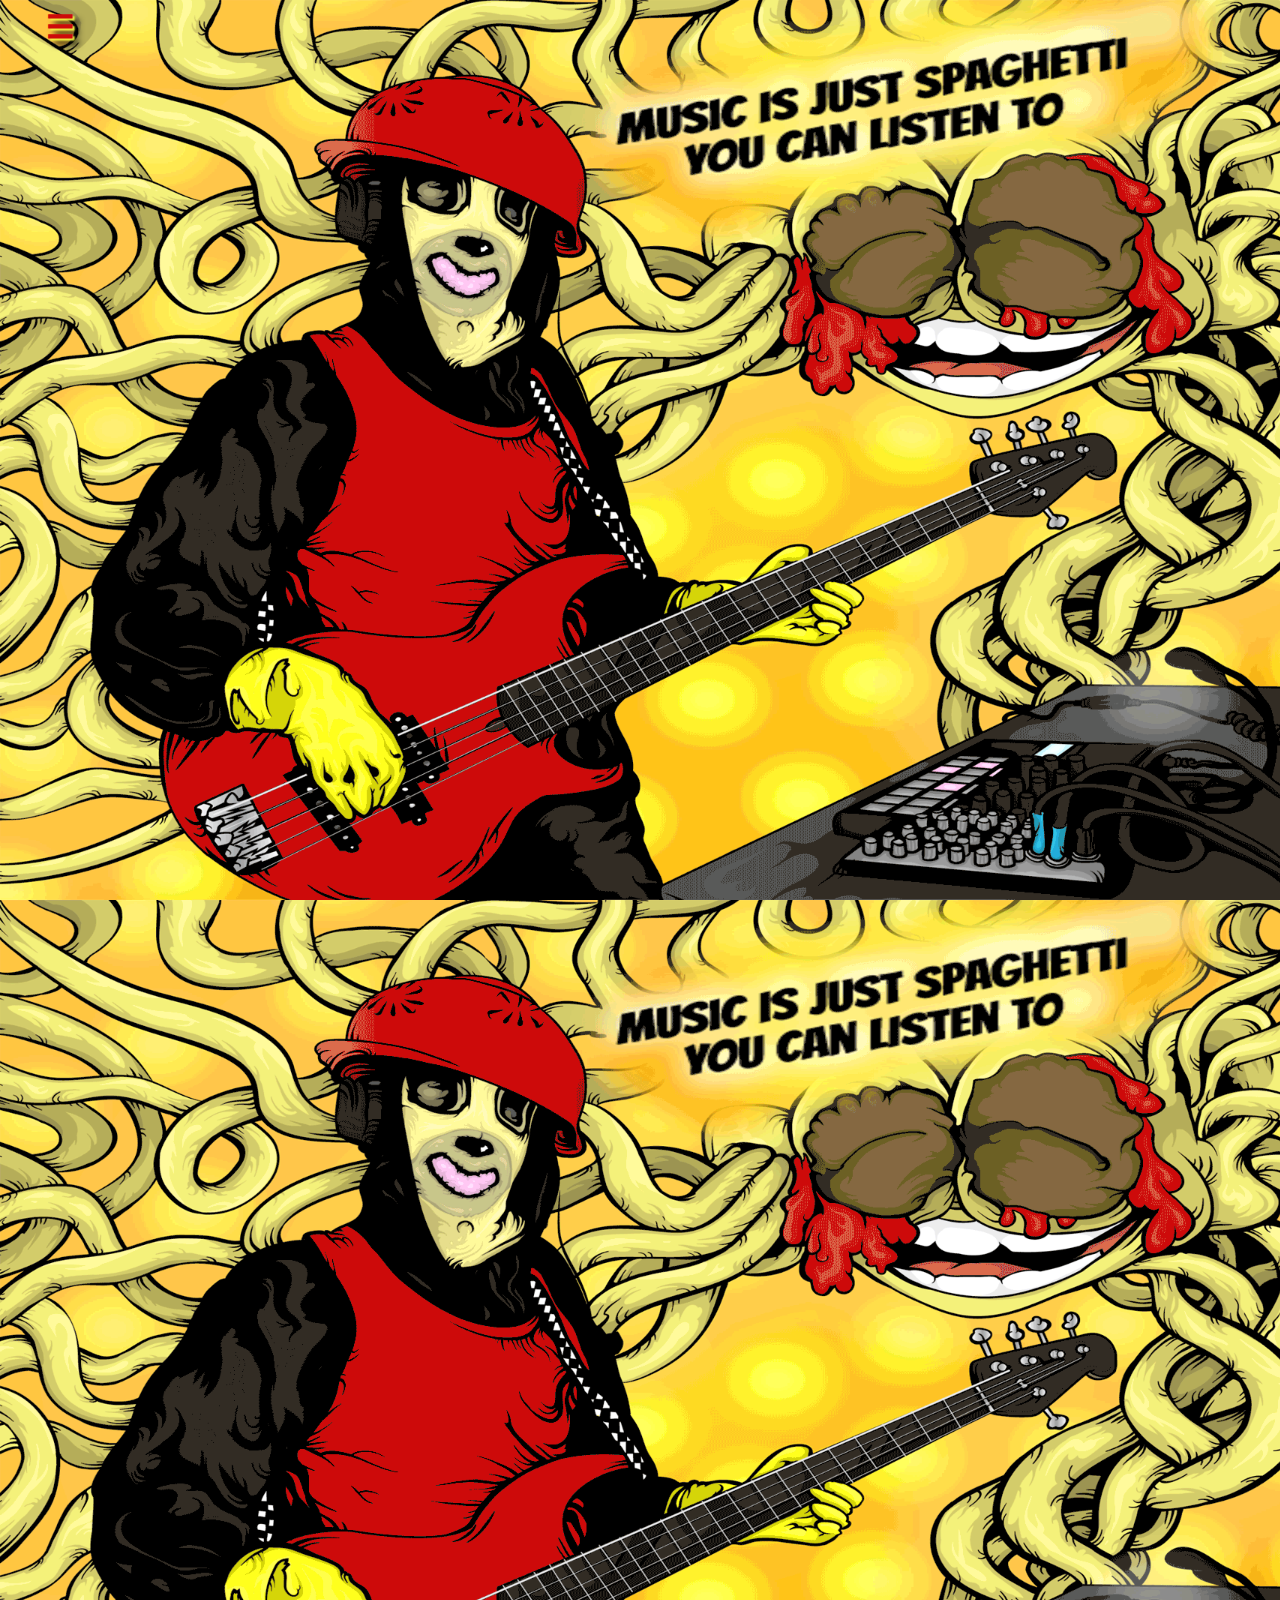
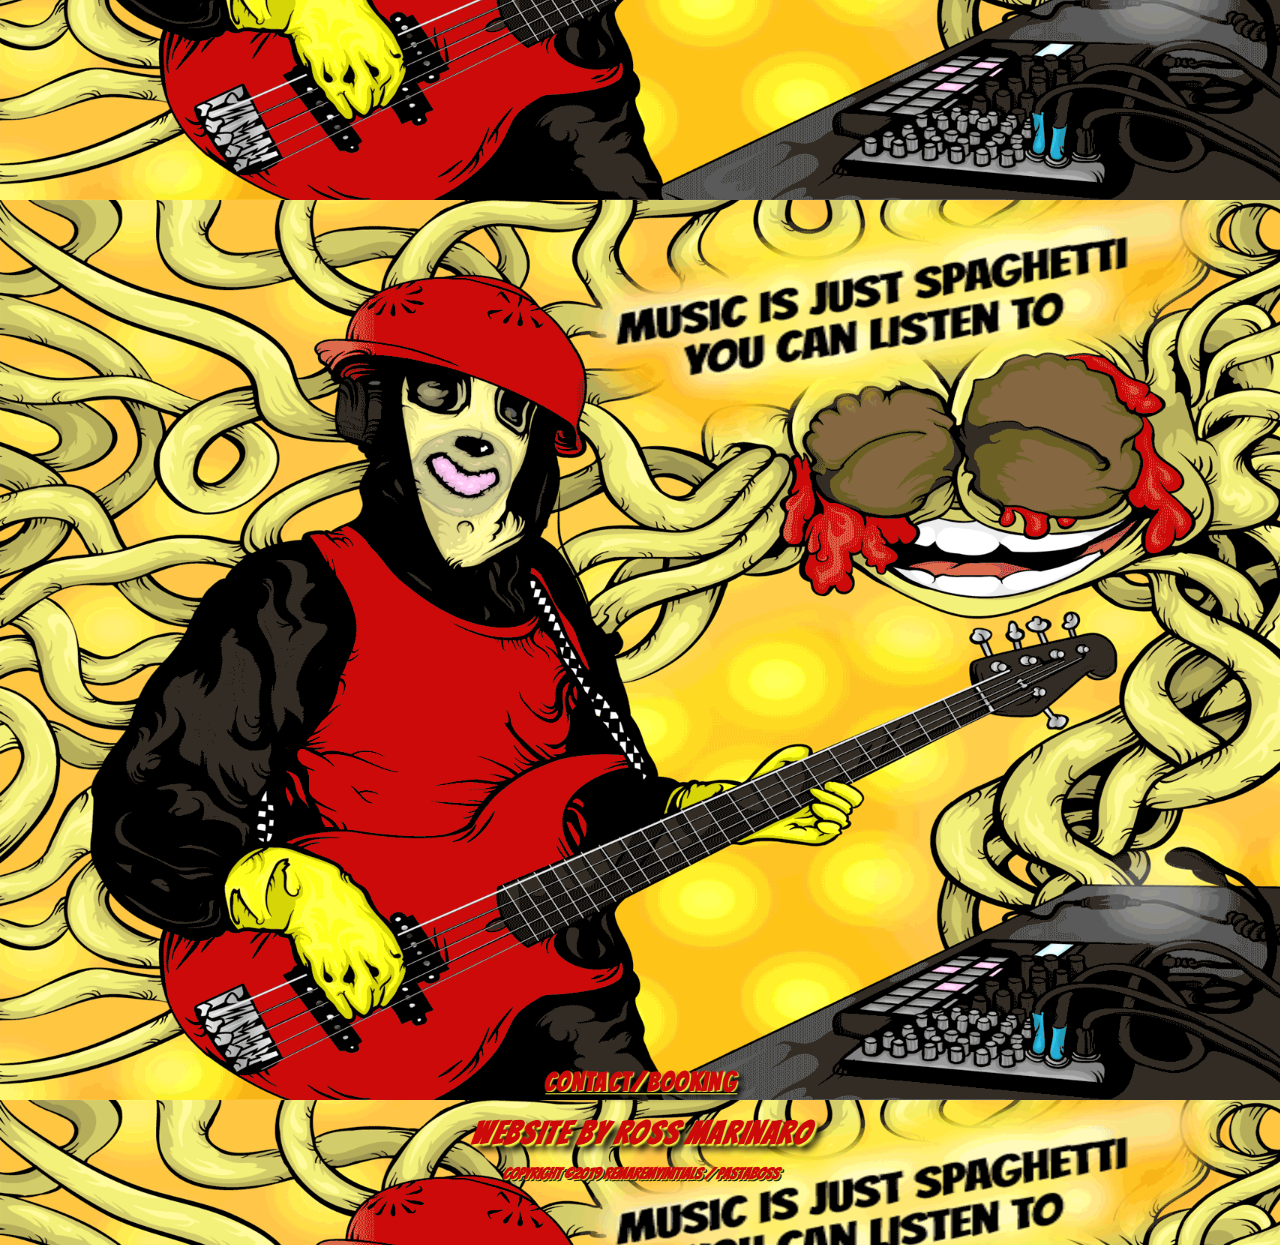
<file: clips.html>
<!DOCTYPE html> <!--PASTABOSS-->
<html>
<!--head-->
<head>				
	<meta charset="utf-8">
			<meta name="viewport" content="width=device-width, initial-scale=1.0">
			<link rel="stylesheet" type="text/css" href="style.css"/>
			<link rel="icon" href="images/images/logo.png" type="image/png">
			<title>Pastaboss! &#127837; &#128076;</title>
			<script type="text/javascript" src="jquery.js"></script>
			<script type="text/javascript" src="cycleplugin.js"></script>

</head>
<body><!--body-->
	<div class="font-style">
<header id="header">
<!--navigation--><div id="nav-button">
					   <a>&#9776;</a>			
				</div>

	
				<div id="navigation"> 		
					<ul>
						<li><a href="index.html">Home</a></li>
						<li><a href="https://pastaboss.itch.io">Games</a></li>
						<li><a href="https://instagram.com/pastaboss/">Instagram</a></li>
						<li><a href="https://pastaboss.bandcamp.com">Bandcamp</a></li>
						<li><a href="https://soundcloud.com/pastaboss">Soundcloud</a></li>
					</ul>
				</div>
	
</header>
<section>
   <!-- youtube videos -->
	<div class="video-wrapper">
		<iframe  src="https://www.youtube.com/embed/KuXi4l0JYsg" frameborder="0" allow="accelerometer; autoplay; encrypted-media; gyroscope; picture-in-picture" allowfullscreen></iframe>
		<iframe  src="https://www.youtube.com/embed/V6Fn7a0bDj0" frameborder="0" allow="accelerometer; autoplay; encrypted-media; gyroscope; picture-in-picture" allowfullscreen></iframe>
		<iframe  src="https://www.youtube.com/embed/rQR-SOosbW0" frameborder="0" allow="accelerometer; autoplay; encrypted-media; gyroscope; picture-in-picture" allowfullscreen></iframe>
		<iframe  src="https://www.youtube.com/embed/1VrP5lbTfOk" frameborder="0" allow="accelerometer; autoplay; encrypted-media; gyroscope; picture-in-picture" allowfullscreen></iframe>
	</div>
</section>
	<!--footer-->	
	<footer>
		<h5><a href="mailto:pastabossross@gmail.com">CONTACT/BOOKING</a></h5>
		<p><a href="https://rossmarinaro.github.io/portfolio/"><span>Website by Ross Marinaro</span></a><br></br>
		Copyright &copy;2019 REMAREMYINITIALS / PASTABOSS</p>		
	</footer>
	</div>
</body>
<!--script-->
<script type="text/javascript" src="script.js"></script> 
</html>
</file>
<file: style.css>
/* style.css (Pastaboss) */

@font-face{
	font-family: "Bangers";
   src: url("fonts/bangers-regular-webfont.woff") format("woff"),
   url("fonts/bangers-regular-webfont.woff2") format("woff2");
}


html{
	
	width: 100%;
	height: 100%;
	overflow-x: hidden;
	position: absolute;

}

body{
	
	background: -webkit-radial-gradient(#F4F442,#A8A23E);
	background-image: url(images/bkgnd.gif);
	background-size: cover;	
}

footer h5{

	text-align: center;
	text-decoration: underline;		
}

 footer p{
	
	margin: auto;
	padding-bottom: 5%;
	text-align: center;
	font-family: 'Bangers', 'Arial Black', sans-serif;
	font-weight: bold;
	font-style: italic;
	text-shadow: 0.08em 0.08em 0.08em #F4F442 , 0.1em 0.1em #000000;
	color: #CD0A0A;
	
}								


footer a span{
	
	margin: auto;
	padding-bottom: 5%;
	text-align: center;
	font-family: 'Bangers', 'Arial Black', sans-serif;
	font-weight: bold;
	font-style: italic;
	font-size: 1em;

	
}

footer a:hover{
	
			color:#F4F442;
			text-shadow:  0.2em 0.2em 0.2em  #CD0A0A;
}

a{
	
	font-family: 'Bangers' , 'Arial Black' , sans-serif;
	font-weight: 700;
	font-size: 2em;
	text-shadow: 0.05em 0.05em 0.05em #F4F442 , 0.2em 0.2em 0.2em #000000;
	text-decoration: none;
	letter-spacing: 0.05em;
	color: #CD0A0A;
	
}

form label{	
	text-align: center;
	font-family: 'Bangers' , 'Arial Black' sans-serif;
		
}


figure > figcaption > p {
	padding: 0 5% 0 5%;
	text-align: center;
	margin: 0 auto;
	font-size: 0.5em;
	font-family: 'Bangers', 'Arial Black', sans-serif;
	font-weight: bold;
	font-style: italic;
	text-shadow: 0.08em 0.08em 0.08em #F4F442 , 0.1em 0.1em #000000;
	color: #000000;
	
	
}
														/* id  */
							
 /*navigation*/
   
#navigation{	
   display: none;
   transition: 0.5s; 
}

#navigation ul{	
	 list-style-type: none;
	 z-index: 1;	 
}
#navigation li{	
	  padding-bottom: 20px;	  
}
#navigation a{
  transition: 0.3s; 
}
	
#nav-button a{
	
	cursor: pointer;
	margin-left: 3%;
}

#nav-button a:hover{
	text-shadow: 0.05em 0.05em 0.05em #F4F442 , 0.2em 0.2em 0.2em #CD0A0A; 
	color: #ff0000;

}
#navigation a:hover{
	
	color:#F4F442;
	text-shadow: 0.05em 0.05em 0.05em #F4F442 , 0.2em 0.2em 0.2em #CD0A0A;
	
}
#book-content{
	float: center;
	left: 250px;
}



.video-wrapper iframe{

	padding: 5%;
	width: 650px;
	height: 520px;
	position: relative;
}

.container{
	
	display: grid;
	grid-template-columns: 1fr  1fr;
}

.grid-container{
			
	width: 50%;
	display: grid;
	grid-template-columns: repeat(4, 1fr);
	margin-left: 25%;
	margin-top: 10%;
	position: relative;				
}

.grid-container img{
	
	width: 75%;
	border: 0.1em outset #000000;
	background: #000000;

}

.grid-container img:hover{
	
	box-shadow: 0.1em 0.1em 0.1em #EDFF00 , 0.2em 0.2em 0.2em #F9E70B;
	border: 0.1em solid #F3FC83;
	
}

.fade {
	
  -webkit-animation-name: fade;
  -webkit-animation-duration: 0.5s;
  animation-name: fade;
  animation-duration: 0.5s;
  
}


 /* media queries */
  
 /*tablet*/ @media screen and ( max-width: 1260px){
 
	#navigation ul {
		
			font-size: 0.8em;
			display: flex;
			flex-wrap: nowrap;
			 font-size: 0.7em;

		}	
		#navigation li{
			padding-left: 25px;
		}

	.video-wrapper iframe{
		padding: 5%;
		width: 600px;
		height: 400px;
	}

 }
 
  
 /*mobile*/ @media screen and ( max-width: 720px){
	
		body{
	
		 background-repeat:repeat-y;
		 background-color: #F4F442; 
		 background-image:url(images/bkgnd2.gif);
		 background-size: cover;
		}
		a{
		 font-size: 1.5em;	
		}
		.content-text p{
			font-size: 1em;
		}
		.video-wrapper	iframe{
		 margin: auto;
		 width: 250px;
		 height: 180px;	
		}
		.grid-container{ 
		margin-left: 150px;
		}
		#navigation ul{
			display: block;
			bottom: 640px;
			right: 30px;
		}
		#navigation li{
			font-size: 0.8em;
		}
		#navigation a{	
			font-size: 1.7em;	
		}
	

      	
	
 }
</file>
